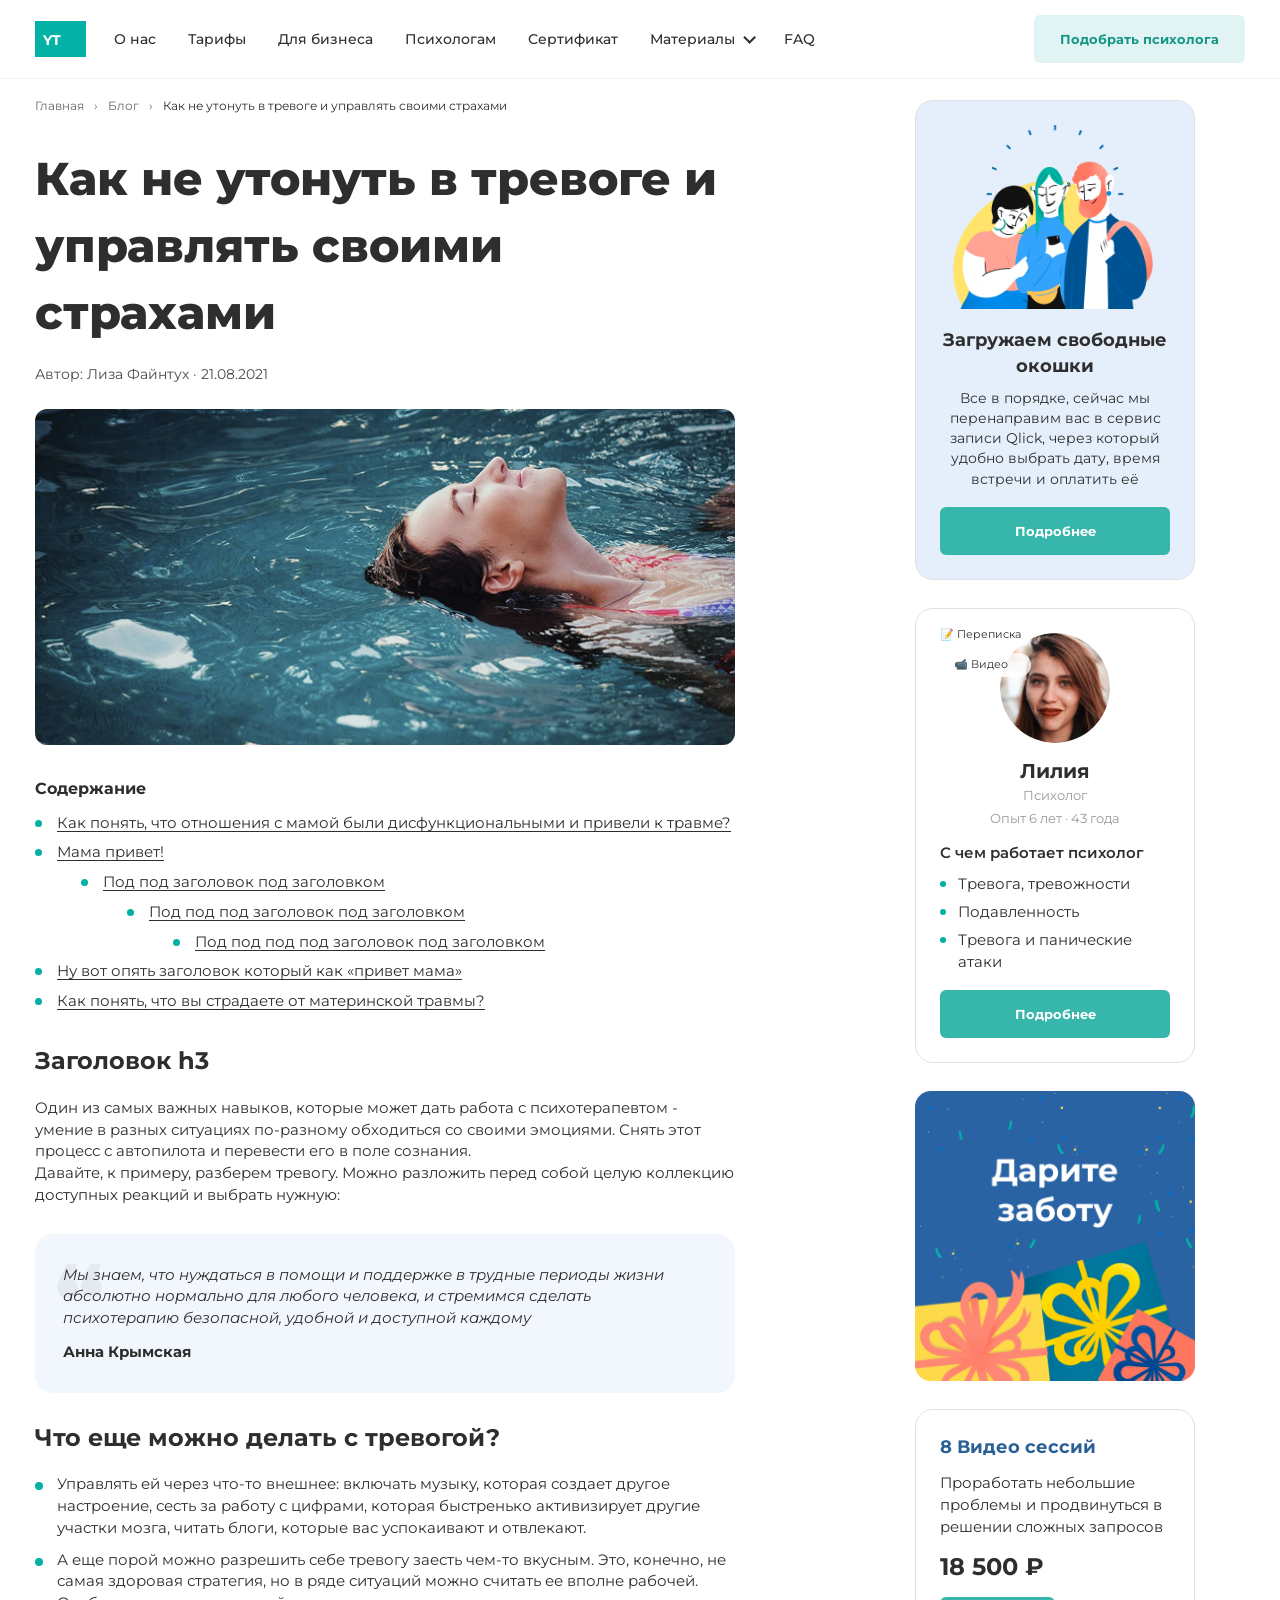
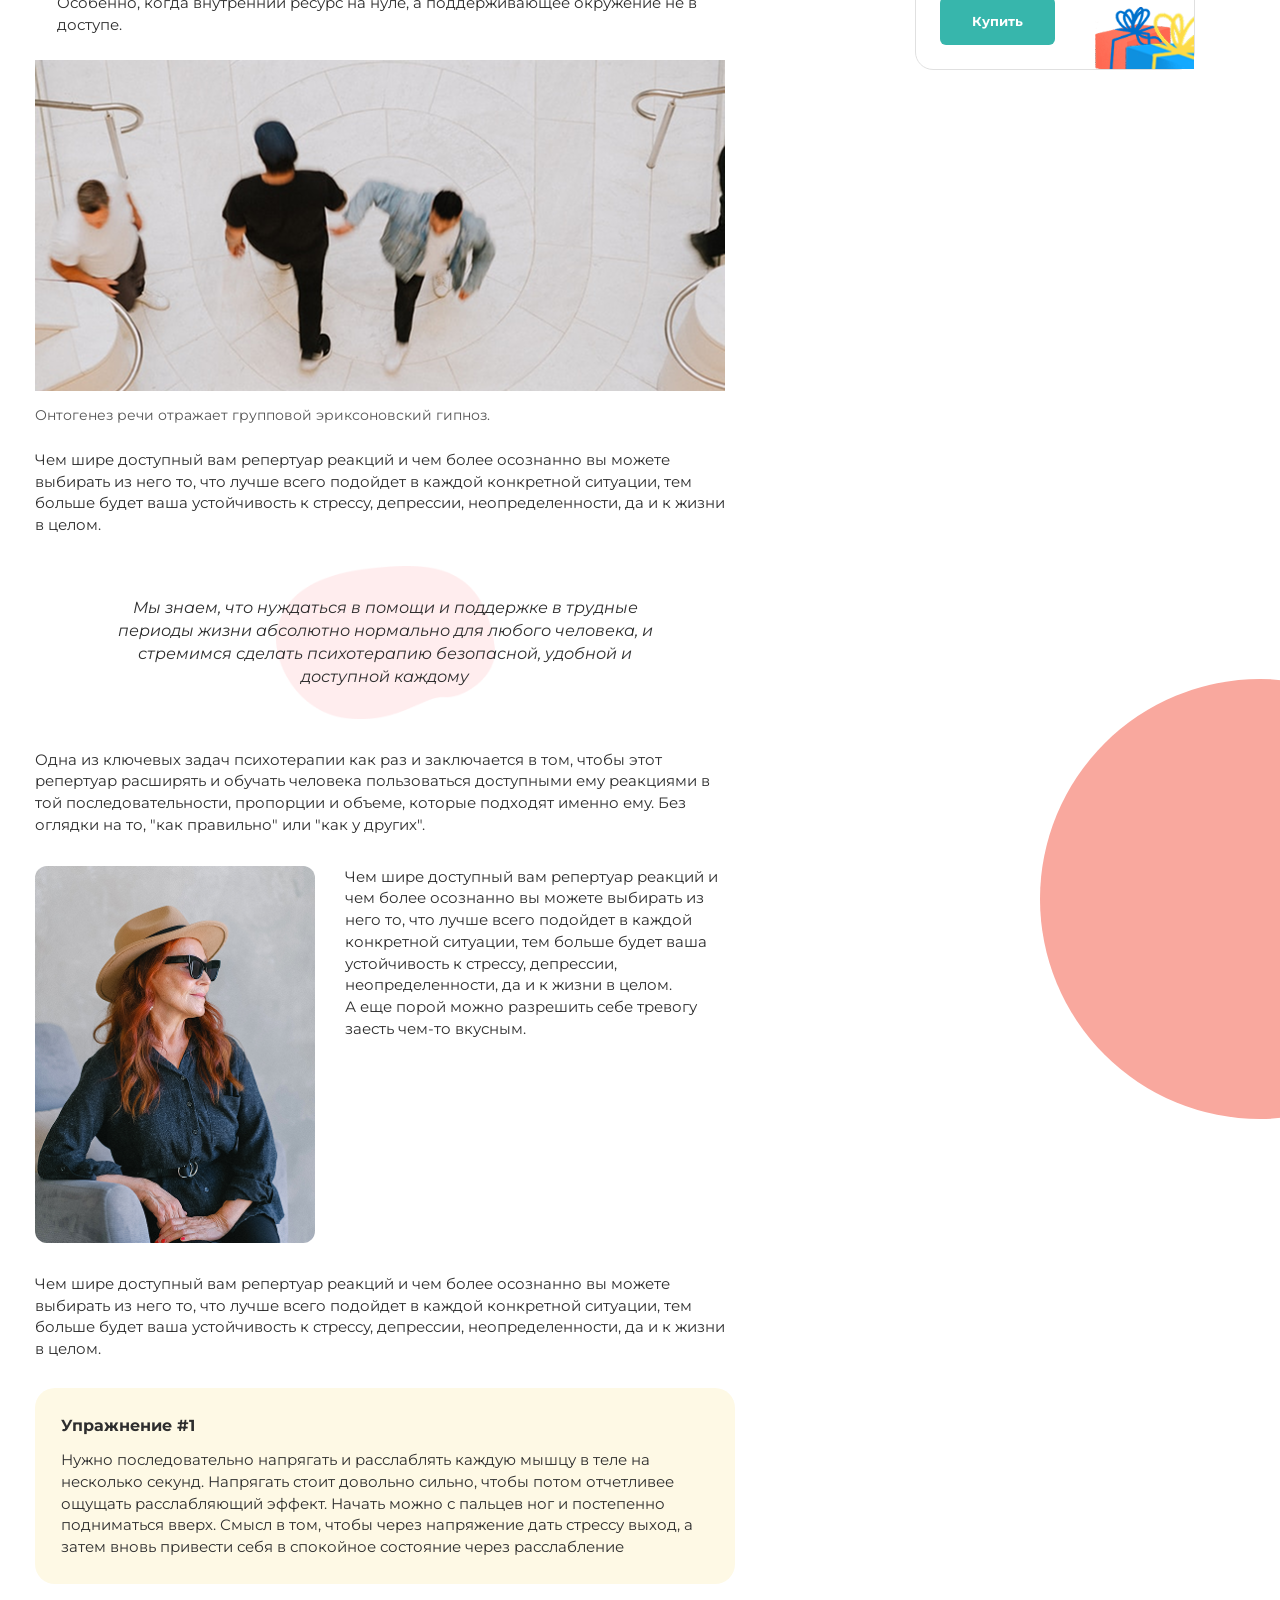
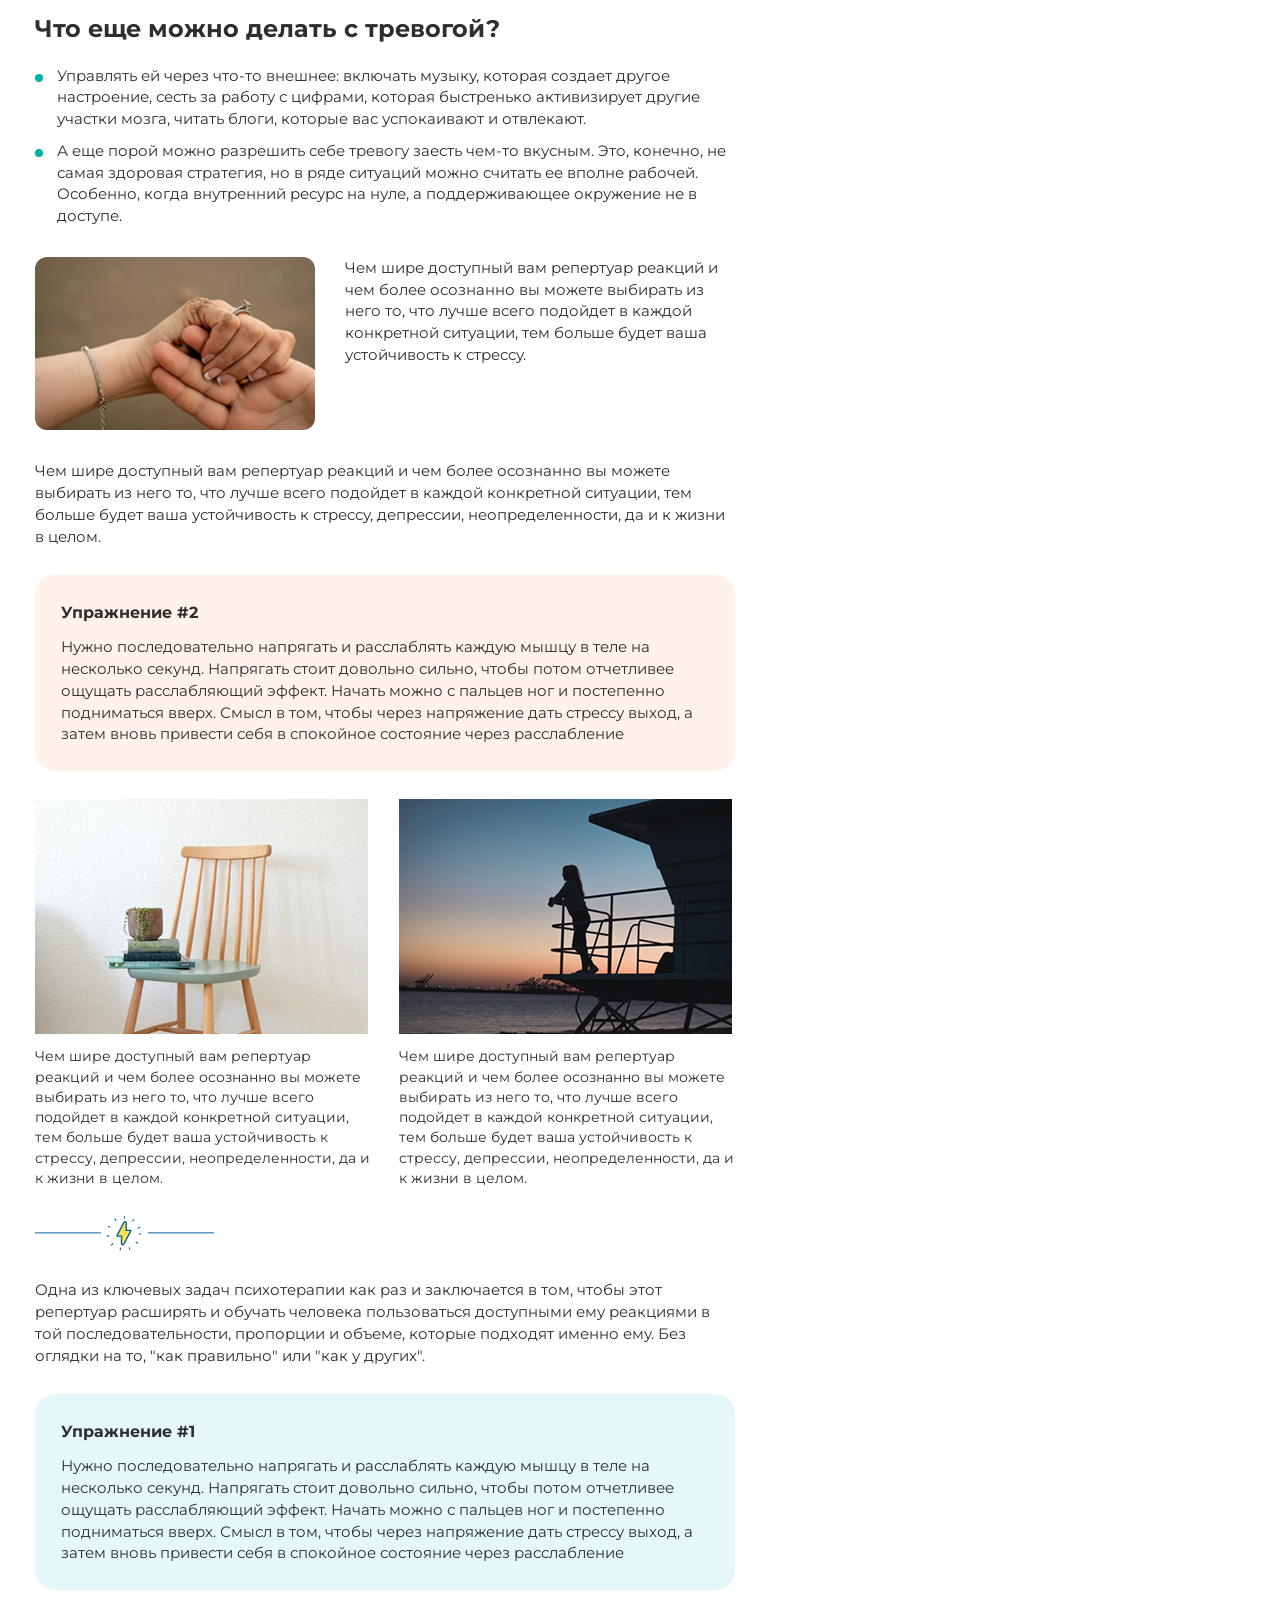
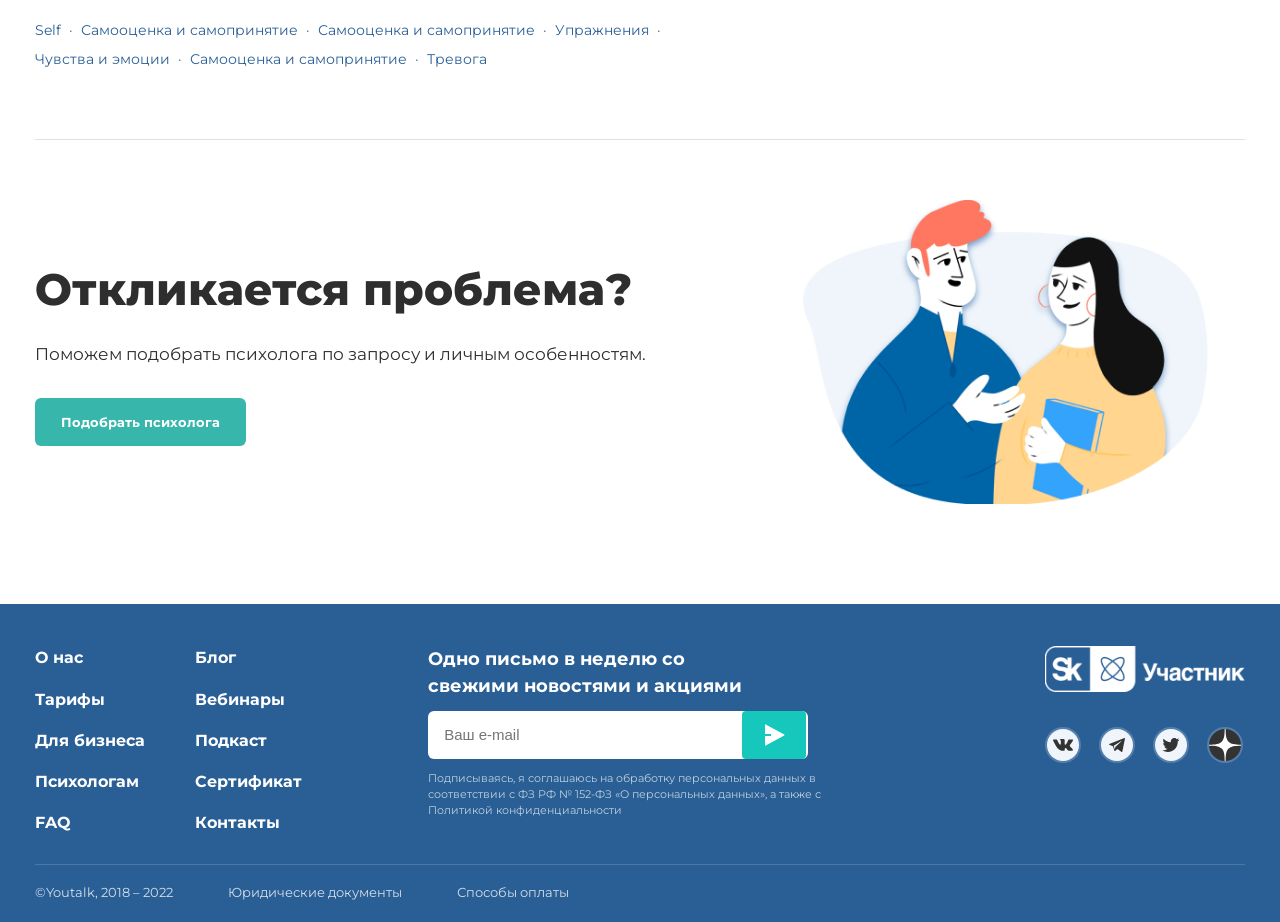
<file: article.html>
<!DOCTYPE html>
<html lang="ru">
<head>
  <meta charset="UTF-8">
  <meta name="viewport" content="width=device-width, initial-scale=1.0">
  <meta name="description" content="Разбираем тревогу и страхи вместе с психологами YouTalk">
  <title>YouTalk — Как справляться с тревогой</title>
  <link rel="stylesheet" href="css/style.css">
</head>
<body>

  <!-- ШАПКА (такая же как на главной) -->
  <div class="site-header">
    <div class="site-header__inner wrap">
      <a class="site-header__logo-link" href="index.html" aria-label="YouTalk — домой">
        <svg class="site-header__logo-svg" width="51" height="36" viewBox="0 0 51 36" fill="none" xmlns="http://www.w3.org/2000/svg">
          <rect width="51" height="36" fill="#03B2A5"/>
          <text x="8" y="24" fill="white" font-size="14" font-weight="bold">YT</text>
        </svg>
      </a>
      <div class="site-header__nav-wrap">
        <ul class="nav-main">
          <li><a href="#">О нас</a></li><li><a href="#">Тарифы</a></li>
          <li><a href="#">Для бизнеса</a></li><li><a href="#">Психологам</a></li>
          <li><a href="#">Сертификат</a></li>
          <li class="nav-main__item--arrow"><a href="#">Материалы</a></li>
          <li><a href="#">FAQ</a></li>
        </ul>
      </div>
      <button class="btn btn--light btn--pick" type="button">Подобрать психолога</button>
      <button class="burger-btn" type="button" aria-label="Меню" aria-expanded="false">
        <span class="burger-btn__line"></span><span class="burger-btn__line"></span><span class="burger-btn__line"></span>
      </button>
    </div>
  </div>

  <!-- СТАТЬЯ -->
  <div class="page-main article-layout-wrap">
    <div class="decor-circle decor-circle--right" aria-hidden="true"></div>
    <div class="wrap article-container">
      
      <div class="two-columns">
        
        <!-- Левая колонка — текст статьи -->
        <article class="article-content">
          
          <div class="breadcrumb-trail">
            <ul class="breadcrumb-trail__list">
              <li><a href="index.html">Главная</a></li>
              <li><a href="index.html">Блог</a></li>
              <li class="breadcrumb-trail__current">Как не утонуть в тревоге и управлять своими страхами</li>
            </ul>
          </div>

          <h1 class="article-heading">Как не утонуть в тревоге и управлять своими страхами</h1>
          <div class="article-meta">Автор: Лиза Файнтух · <time datetime="2021-08-21">21.08.2021</time></div>
          <img class="article-hero" src="images/article-main-water.png" alt="Вода и спокойствие">

          <!-- Оглавление -->
          <div class="table-of-contents">
            <div class="table-of-contents__title">Содержание</div>
            <ul class="toc-list">
              <li><a href="#">Как понять, что отношения с мамой были дисфункциональными и привели к травме?</a></li>
              <li>
                <a href="#">Мама привет!</a>
                <ul class="toc-sublist">
                  <li><a href="#">Под под заголовок под заголовком</a>
                    <ul class="toc-sublist">
                      <li><a href="#">Под под под заголовок под заголовком</a>
                        <ul class="toc-sublist"><li><a href="#">Под под под под заголовок под заголовком</a></li></ul>
                      </li>
                    </ul>
                  </li>
                </ul>
              </li>
              <li><a href="#">Ну вот опять заголовок который как «привет мама»</a></li>
              <li><a href="#">Как понять, что вы страдаете от материнской травмы?</a></li>
            </ul>
          </div>

          <!-- Блок 1 -->
          <section class="content-block">
            <h2 class="content-block__subtitle">Заголовок h3</h2>
            <p>Один из самых важных навыков, которые может дать работа с психотерапевтом - умение в разных ситуациях по-разному обходиться со своими эмоциями. Снять этот процесс с автопилота и перевести его в поле сознания.</p>
            <p>Давайте, к примеру, разберем тревогу. Можно разложить перед собой целую коллекцию доступных реакций и выбрать нужную:</p>

            <div class="quote-block">
              <p>Мы знаем, что нуждаться в помощи и поддержке в трудные периоды жизни абсолютно нормально для любого человека, и стремимся сделать психотерапию безопасной, удобной и доступной каждому</p>
              <cite>Анна Крымская</cite>
            </div>
          </section>

          <section class="content-block">
            <h2 class="content-block__subtitle">Что еще можно делать с тревогой?</h2>
            <ul class="custom-list">
              <li>Управлять ей через что-то внешнее: включать музыку, которая создает другое настроение, сесть за работу с цифрами, которая быстренько активизирует другие участки мозга, читать блоги, которые вас успокаивают и отвлекают.</li>
              <li>А еще порой можно разрешить себе тревогу заесть чем-то вкусным. Это, конечно, не самая здоровая стратегия, но в ряде ситуаций можно считать ее вполне рабочей. Особенно, когда внутренний ресурс на нуле, а поддерживающее окружение не в доступе.</li>
            </ul>
            <figure class="article-figure">
              <img src="images/article-hall.png" alt="Зал">
              <figcaption>Онтогенез речи отражает групповой эриксоновский гипноз.</figcaption>
            </figure>
            <p>Чем шире доступный вам репертуар реакций и чем более осознанно вы можете выбирать из него то, что лучше всего подойдет в каждой конкретной ситуации, тем больше будет ваша устойчивость к стрессу, депрессии, неопределенности, да и к жизни в целом.</p>
          </section>

          <div class="accent-block">
            <p class="accent-block__text">Мы знаем, что нуждаться в помощи и поддержке в трудные периоды жизни абсолютно нормально для любого человека, и стремимся сделать психотерапию безопасной, удобной и доступной каждому</p>
          </div>

          <p>Одна из ключевых задач психотерапии как раз и заключается в том, чтобы этот репертуар расширять и обучать человека пользоваться доступными ему реакциями в той последовательности, пропорции и объеме, которые подходят именно ему. Без оглядки на то, "как правильно" или "как у других".</p>

          <div class="media-row">
            <img class="media-row__img" src="images/article-woman.png" alt="Женщина">
            <div class="media-row__text">
              <p>Чем шире доступный вам репертуар реакций и чем более осознанно вы можете выбирать из него то, что лучше всего подойдет в каждой конкретной ситуации, тем больше будет ваша устойчивость к стрессу, депрессии, неопределенности, да и к жизни в целом.</p>
              <p>А еще порой можно разрешить себе тревогу заесть чем-то вкусным.</p>
            </div>
          </div>

          <p>Чем шире доступный вам репертуар реакций и чем более осознанно вы можете выбирать из него то, что лучше всего подойдет в каждой конкретной ситуации, тем больше будет ваша устойчивость к стрессу, депрессии, неопределенности, да и к жизни в целом.</p>

          <div class="exercise-card exercise-card--yellow">
            <div class="exercise-card__title">Упражнение #1</div>
            <p>Нужно последовательно напрягать и расслаблять каждую мышцу в теле на несколько секунд. Напрягать стоит довольно сильно, чтобы потом отчетливее ощущать расслабляющий эффект. Начать можно с пальцев ног и постепенно подниматься вверх. Смысл в том, чтобы через напряжение дать стрессу выход, а затем вновь привести себя в спокойное состояние через расслабление</p>
          </div>

          <section class="content-block">
            <h2 class="content-block__subtitle">Что еще можно делать с тревогой?</h2>
            <ul class="custom-list">
              <li>Управлять ей через что-то внешнее: включать музыку, которая создает другое настроение, сесть за работу с цифрами, которая быстренько активизирует другие участки мозга, читать блоги, которые вас успокаивают и отвлекают.</li>
              <li>А еще порой можно разрешить себе тревогу заесть чем-то вкусным. Это, конечно, не самая здоровая стратегия, но в ряде ситуаций можно считать ее вполне рабочей. Особенно, когда внутренний ресурс на нуле, а поддерживающее окружение не в доступе.</li>
            </ul>
          </section>

          <div class="media-row">
            <img class="media-row__img media-row__img--wide" src="images/article-hands.png" alt="Руки">
            <div class="media-row__text">
              <p>Чем шире доступный вам репертуар реакций и чем более осознанно вы можете выбирать из него то, что лучше всего подойдет в каждой конкретной ситуации, тем больше будет ваша устойчивость к стрессу.</p>
            </div>
          </div>

          <p>Чем шире доступный вам репертуар реакций и чем более осознанно вы можете выбирать из него то, что лучше всего подойдет в каждой конкретной ситуации, тем больше будет ваша устойчивость к стрессу, депрессии, неопределенности, да и к жизни в целом.</p>

          <div class="exercise-card exercise-card--orange">
            <div class="exercise-card__title">Упражнение #2</div>
            <p>Нужно последовательно напрягать и расслаблять каждую мышцу в теле на несколько секунд. Напрягать стоит довольно сильно, чтобы потом отчетливее ощущать расслабляющий эффект. Начать можно с пальцев ног и постепенно подниматься вверх. Смысл в том, чтобы через напряжение дать стрессу выход, а затем вновь привести себя в спокойное состояние через расслабление</p>
          </div>

          <div class="two-images-row">
            <figure class="two-images-row__item">
              <img src="images/article-chair.png" alt="Кресло">
              <figcaption>Чем шире доступный вам репертуар реакций и чем более осознанно вы можете выбирать из него то, что лучше всего подойдет в каждой конкретной ситуации, тем больше будет ваша устойчивость к стрессу, депрессии, неопределенности, да и к жизни в целом.</figcaption>
            </figure>
            <figure class="two-images-row__item">
              <img src="images/article-sunset.png" alt="Закат">
              <figcaption>Чем шире доступный вам репертуар реакций и чем более осознанно вы можете выбирать из него то, что лучше всего подойдет в каждой конкретной ситуации, тем больше будет ваша устойчивость к стрессу, депрессии, неопределенности, да и к жизни в целом.</figcaption>
            </figure>
          </div>

          <div class="divider-line">
            <img src="icons/decor-line.svg" alt="" aria-hidden="true">
          </div>

          <p>Одна из ключевых задач психотерапии как раз и заключается в том, чтобы этот репертуар расширять и обучать человека пользоваться доступными ему реакциями в той последовательности, пропорции и объеме, которые подходят именно ему. Без оглядки на то, "как правильно" или "как у других".</p>

          <div class="exercise-card exercise-card--green">
            <div class="exercise-card__title">Упражнение #1</div>
            <p>Нужно последовательно напрягать и расслаблять каждую мышцу в теле на несколько секунд. Напрягать стоит довольно сильно, чтобы потом отчетливее ощущать расслабляющий эффект. Начать можно с пальцев ног и постепенно подниматься вверх. Смысл в том, чтобы через напряжение дать стрессу выход, а затем вновь привести себя в спокойное состояние через расслабление</p>
          </div>

          <div class="topic-tags">
            <a href="#">Self</a> <a href="#">Самооценка и самопринятие</a> <a href="#">Самооценка и самопринятие</a>
            <a href="#">Упражнения</a> <a href="#">Чувства и эмоции</a> <a href="#">Самооценка и самопринятие</a> <a href="#">Тревога</a>
          </div>
        </article>

        <!-- Правая колонка — сайдбар -->
        <aside class="sidebar">
          <div class="widget widget--blue">
            <img class="widget__img" src="images/aside-people.png" alt="Люди">
            <div class="widget__title">Загружаем свободные окошки</div>
            <p class="widget__text">Все в порядке, сейчас мы перенаправим вас в сервис записи Qlick, через который удобно выбрать дату, время встречи и оплатить её</p>
            <button class="btn btn--primary widget__btn" type="button">Подробнее</button>
          </div>

          <div class="widget widget--psychologist">
            <div class="widget__badges">
              <span class="widget__badge">📝 Переписка</span>
              <span class="widget__badge">📹 Видео</span>
            </div>
            <img class="widget__avatar" src="images/psychologist.png" alt="Лилия">
            <div class="widget__name">Лилия</div>
            <div class="widget__role">Психолог</div>
            <div class="widget__exp">Опыт 6 лет · 43 года</div>
            <div class="widget__subtitle">С чем работает психолог</div>
            <ul class="widget__list">
              <li>Тревога, тревожности</li>
              <li>Подавленность</li>
              <li>Тревога и панические атаки</li>
            </ul>
            <button class="btn btn--primary widget__btn" type="button">Подробнее</button>
          </div>

          <div class="widget widget--gift">
            <img src="images/gift-care.png" alt="Подарок">
          </div>

          <div class="widget widget--sale">
            <div class="widget__sale-title">8 Видео сессий</div>
            <p>Проработать небольшие проблемы и продвинуться в решении сложных запросов</p>
            <div class="widget__price">18 500 ₽</div>
            <button class="btn btn--primary widget__btn widget__btn--buy" type="button">Купить</button>
            <img class="widget__gift widget__gift--red" src="images/gift-box-red.png" alt="" aria-hidden="true">
            <img class="widget__gift widget__gift--blue" src="images/gift-box-blue.png" alt="" aria-hidden="true">
          </div>
        </aside>
      </div>

      <!-- Блок "Откликается проблема?" -->
      <div class="problem-block">
        <div class="problem-block__content">
          <div class="problem-block__title">Откликается проблема?</div>
          <p class="problem-block__text">Поможем подобрать психолога по запросу и личным особенностям.</p>
          <button class="btn btn--primary" type="button">Подобрать психолога</button>
        </div>
        <img class="problem-block__img" src="images/problem-illustration.png" alt="Иллюстрация">
      </div>
    </div>
  </div>

  <!-- ПОДВАЛ (как на главной) -->
  <footer class="site-footer">
    <div class="site-footer__inner wrap">
      <div class="footer-top">
        <div class="footer-nav"><ul class="footer-nav__col"><li><a href="#">О нас</a></li><li><a href="#">Тарифы</a></li><li><a href="#">Для бизнеса</a></li><li><a href="#">Психологам</a></li><li><a href="#">FAQ</a></li></ul>
        <ul class="footer-nav__col"><li><a href="index.html">Блог</a></li><li><a href="#">Вебинары</a></li><li><a href="#">Подкаст</a></li><li><a href="#">Сертификат</a></li><li><a href="#">Контакты</a></li></ul></div>
        <div class="subscribe-box"><div class="subscribe-box__title">Одно письмо в неделю со свежими новостями и акциями</div>
        <form class="subscribe-box__form" action="#"><label class="visually-hidden" for="sub-email2">Email</label><input class="subscribe-box__input" id="sub-email2" type="email" placeholder="Ваш e-mail" required><button class="subscribe-box__submit" type="submit"><img src="icons/submit-arrow.svg" alt="" width="64" height="48"></button></form>
        <p class="subscribe-box__note">Подписываясь, я соглашаюсь на обработку персональных данных в соответствии с ФЗ РФ № 152-ФЗ «О персональных данных», а также с Политикой конфиденциальности</p></div>
        <div class="footer-socials"><img class="footer-socials__logo" src="icons/sk-participant.png" alt="SK" width="100" height="50"><ul class="social-links"><li><a class="social-links__item" href="#"><img src="icons/social-vk.svg" alt=""></a></li><li><a class="social-links__item" href="#"><img src="icons/social-telegram.svg" alt=""></a></li><li><a class="social-links__item" href="#"><img src="icons/social-twitter.svg" alt=""></a></li><li><a class="social-links__item" href="#"><img src="icons/social-dzen.svg" alt=""></a></li></ul></div>
      </div>
      <div class="footer-bottom"><span>©Youtalk, 2018 – 2022</span><a href="#">Юридические документы</a><a href="#">Способы оплаты</a></div>
    </div>
  </footer>

  <script>
    (function() {
      const burgerBtn = document.querySelector('.burger-btn');
      const navContainer = document.querySelector('.site-header__nav-wrap');
      if (burgerBtn && navContainer) {
        burgerBtn.addEventListener('click', function(e) {
          const isExpanded = burgerBtn.getAttribute('aria-expanded') === 'true';
          burgerBtn.setAttribute('aria-expanded', !isExpanded);
          burgerBtn.classList.toggle('burger-btn--open');
          navContainer.classList.toggle('site-header__nav-wrap--open');
        });
      }
    })();
  </script>
</body>
</html>
</file>
<file: css/style.css>
@import url('https://fonts.googleapis.com/css2?family=Montserrat:wght@400;500;600;700;800&display=swap');

:root {
  --main-text: #2e2e2e;
  --gray-text: #7a7a7a;
  --border-light: #e0e0e0;
  --teal: #02b1a3;
  --teal-dark: #159786;
  --teal-bg: #e1f3f3;
  --footer-bg: #2a5f96;
  --footer-dim: rgba(255,255,255,0.7);
  --card-shadow: 0 5px 20px rgba(0,0,0,0.05);
}

* {
  margin: 0;
  padding: 0;
  box-sizing: border-box;
}

body {
  background: #fff;
  color: var(--main-text);
  font-family: 'Montserrat', sans-serif;
  font-size: 15px;
  line-height: 1.45;
  overflow-x: hidden;
}

a {
  text-decoration: none;
  color: inherit;
}

img {
  max-width: 100%;
  display: block;
  height: auto;
}

button {
  background: none;
  border: none;
  cursor: pointer;
  font-family: inherit;
}

.wrap {
  width: min(calc(100% - 70px), 1220px);
  margin-left: auto;
  margin-right: auto;
}

.visually-hidden {
  position: absolute;
  width: 1px;
  height: 1px;
  padding: 0;
  margin: -1px;
  overflow: hidden;
  clip: rect(0,0,0,0);
  border: 0;
}

.btn {
  display: inline-flex;
  align-items: center;
  justify-content: center;
  min-height: 48px;
  padding: 12px 26px;
  border-radius: 6px;
  font-weight: 700;
  transition: all 0.2s;
}
.btn--light {
  background: var(--teal-bg);
  color: var(--teal-dark);
}
.btn--light:hover { background: #cde8e8; transform: translateY(-1px);}
.btn--primary {
  background: #37b6ac;
  color: white;
  min-width: 180px;
}
.btn--primary:hover { background: #1fa094; transform: translateY(-1px);}
.btn--pick { min-width: 210px; }
.btn--load { min-width: 140px; }

.site-header {
  position: sticky;
  top: 0;
  background: white;
  border-bottom: 1px solid #eef3fa;
  z-index: 100;
}
.site-header__inner {
  display: flex;
  align-items: center;
  min-height: 78px;
  gap: 28px;
}
.site-header__logo-svg { display: block; }
.site-header__nav-wrap { flex: 1; }
.nav-main {
  display: flex;
  gap: 32px;
  list-style: none;
}
.nav-main a {
  font-size: 14px;
  font-weight: 500;
}
.nav-main a:hover { color: var(--teal-dark);}
.nav-main__item--arrow a::after {
  content: '';
  display: inline-block;
  width: 7px;
  height: 7px;
  border-right: 2px solid currentColor;
  border-bottom: 2px solid currentColor;
  transform: rotate(45deg) translateY(-3px);
  margin-left: 8px;
}
.burger-btn {
  display: none;
  width: 44px;
  height: 44px;
  flex-direction: column;
  justify-content: center;
  align-items: center;
  gap: 5px;
}
.burger-btn__line {
  width: 24px;
  height: 2px;
  background: var(--teal);
  border-radius: 3px;
  transition: 0.2s;
}
.burger-btn--open .burger-btn__line:nth-child(1) { transform: rotate(45deg) translateY(7px);}
.burger-btn--open .burger-btn__line:nth-child(2) { opacity: 0;}
.burger-btn--open .burger-btn__line:nth-child(3) { transform: rotate(-45deg) translateY(-7px);}

.breadcrumb-trail { margin: 18px 0 32px 0;}
.breadcrumb-trail__list {
  display: flex;
  gap: 10px;
  list-style: none;
  font-size: 12px;
  color: rgba(0,0,0,0.6);
}
.breadcrumb-trail__list li:not(:last-child)::after {
  content: '›';
  margin-left: 10px;
}
.breadcrumb-trail__current { color: var(--main-text);}
.breadcrumb-trail a:hover { color: var(--teal-dark);}


.page-heading {
  font-size: 46px;
  font-weight: 800;
  margin-bottom: 34px;
}
.article-heading {
  font-size: 46px;
  font-weight: 800;
  margin: 0 0 18px;
  max-width: 700px;
}


.topic-filters {
  display: flex;
  flex-wrap: wrap;
  gap: 10px;
  margin-bottom: 28px;
}
.topic-filters__pill {
  border: 1px solid #c2c6ce;
  border-radius: 40px;
  padding: 6px 14px;
  font-size: 14px;
  font-weight: 600;
  background: white;
  transition: 0.2s;
  display: inline-flex;
  align-items: center;
  gap: 5px;
}
.topic-filters__pill img { width: 18px; height: 18px;}
.topic-filters__pill:hover,
.topic-filters__pill--active {
  border-color: var(--teal);
  background: #fafdfd;
}


.posts-grid {
  display: grid;
  grid-template-columns: repeat(6, 1fr);
  gap: 26px;
}
.post-card {
  grid-column: span 2;
  background: white;
  border: 1px solid var(--border-light);
  border-radius: 18px;
  overflow: hidden;
  transition: 0.2s;
}
.post-card:hover { transform: translateY(-4px); box-shadow: var(--card-shadow);}
.post-card--wide { grid-column: span 3; }
.post-card__link { display: flex; flex-direction: column; height: 100%;}
.post-card__img-holder { position: relative; height: 260px; overflow: hidden;}
.post-card:not(.post-card--wide) .post-card__img-holder { height: 210px;}
.post-card__img { width: 100%; height: 100%; object-fit: cover;}
.post-card__tags {
  position: absolute;
  top: 12px;
  left: 12px;
  display: flex;
  flex-direction: column;
  gap: 8px;
}
.badge-tag {
  background: rgba(255,255,255,0.75);
  backdrop-filter: blur(5px);
  padding: 5px 10px;
  border-radius: 30px;
  font-size: 12px;
  font-weight: 600;
  display: inline-flex;
  align-items: center;
  gap: 5px;
}
.post-card__info { padding: 18px; display: flex; flex-direction: column; flex: 1;}
.post-card__title { font-size: 18px; font-weight: 700; margin-bottom: 8px;}
.post-card__author { font-size: 12px; color: #4a4a4a; margin-bottom: 10px;}
.post-card__desc { font-size: 14px; margin-bottom: 14px;}
.post-card__date { margin-top: auto; font-size: 12px; color: var(--gray-text);}
.load-more { display: flex; justify-content: center; margin-top: 60px;}


.site-footer {
  background: var(--footer-bg);
  color: white;
  margin-top: 30px;
}
.site-footer__inner { padding: 42px 0 20px;}
.footer-top {
  display: grid;
  grid-template-columns: 1fr 1.4fr 0.8fr;
  gap: 40px;
}
.footer-nav { display: flex; gap: 50px;}
.footer-nav__col { list-style: none; display: flex; flex-direction: column; gap: 18px;}
.footer-nav__col a { font-weight: 700; font-size: 16px;}
.footer-nav__col a:hover { opacity: 0.8;}
.subscribe-box__title { font-size: 18px; font-weight: 700; margin-bottom: 12px; max-width: 340px;}
.subscribe-box__form { display: flex; max-width: 380px; margin-bottom: 12px;}
.subscribe-box__input {
  flex: 1;
  padding: 12px 16px;
  border: none;
  border-radius: 6px 0 0 6px;
  font-size: 15px;
}
.subscribe-box__submit {
  background: white;
  width: 68px;
  border-radius: 0 6px 6px 0;
  display: flex;
  align-items: center;
  justify-content: center;
}
.subscribe-box__note { font-size: 11px; opacity: 0.7; max-width: 460px;}
.footer-socials { justify-self: end; text-align: right;}
.footer-socials__logo { margin-bottom: 35px; width: 200px;}
.social-links { display: flex; gap: 18px; list-style: none;}
.social-links__item { width: 36px; height: 36px; background: rgba(255,255,255,0.2); border-radius: 50%; display: flex; align-items: center; justify-content: center;}
.social-links__item:hover { transform: translateY(-2px);}
.footer-bottom {
  display: flex;
  gap: 55px;
  margin-top: 30px;
  padding-top: 18px;
  border-top: 1px solid rgba(255,255,255,0.2);
  font-size: 13px;
  opacity: 0.8;
}


.article-layout-wrap { position: relative;}
.decor-circle {
  position: absolute;
  width: 440px;
  height: 440px;
  background: #f9a89e;
  border-radius: 50%;
  right: -200px;
  top: 2200px;
  z-index: -1;
}
.article-container { padding: 0 0 70px;}
.two-columns {
  display: flex;
  gap: 180px;
}
.article-content { flex: 1; max-width: 700px;}
.sidebar { width: 280px; position: sticky; top: 100px; align-self: start; display: flex; flex-direction: column; gap: 28px;}

.article-meta { margin-bottom: 24px; color: #4a4a4a; font-size: 14px;}
.article-hero { width: 100%; border-radius: 12px; margin-bottom: 32px;}

.table-of-contents { margin: 28px 0 32px;}
.table-of-contents__title { font-size: 16px; font-weight: 700; margin-bottom: 12px;}
.toc-list, .toc-sublist { list-style: none; margin-left: 24px;}
.toc-list { margin-left: 0;}
.toc-list li, .toc-sublist li { margin: 8px 0; position: relative; padding-left: 22px;}
.toc-list li::before, .toc-sublist li::before {
  content: '';
  position: absolute;
  left: 0;
  top: 8px;
  width: 7px;
  height: 7px;
  background: var(--teal);
  border-radius: 50%;
}
.toc-list a, .toc-sublist a { text-decoration: underline; text-underline-offset: 3px;}
.content-block { margin-bottom: 28px;}
.content-block__subtitle { font-size: 24px; font-weight: 700; margin-bottom: 18px;}
.custom-list { list-style: none; margin-bottom: 24px;}
.custom-list li { margin-bottom: 10px; padding-left: 22px; position: relative;}
.custom-list li::before {
  content: '';
  position: absolute;
  left: 0;
  top: 9px;
  width: 8px;
  height: 8px;
  background: var(--teal);
  border-radius: 50%;
}
.quote-block {
  background: #f2f6fd;
  padding: 30px 28px;
  border-radius: 18px;
  margin: 28px 0;
  position: relative;
}
.quote-block::before {
  content: '“';
  font-size: 90px;
  color: #e4e9f2;
  position: absolute;
  left: 20px;
  top: 0;
  font-weight: 800;
}
.quote-block p { font-style: italic; margin-bottom: 12px; position: relative; z-index: 1;}
.quote-block cite { font-weight: 700; font-style: normal;}
.article-figure { margin: 24px 0;}
.article-figure figcaption { margin-top: 14px; font-size: 14px; color: #555;}
.accent-block {
  background: url('../images/decor-soft-blue.png') center/contain no-repeat;
  padding: 30px 80px;
  text-align: center;
  margin: 30px 0;
}
.accent-block__text { font-style: italic; font-size: 16px;}
.media-row { display: flex; gap: 30px; align-items: start; margin: 30px 0;}
.media-row__img { width: 280px; border-radius: 12px;}
.media-row__img--wide { height: auto; width: 280px;}
.exercise-card { padding: 26px; border-radius: 20px; margin: 28px 0;}
.exercise-card--yellow { background: #fef9e5;}
.exercise-card--orange { background: #fef2ea;}
.exercise-card--green { background: rgba(2,177,163,0.1);}
.exercise-card__title { font-weight: 700; margin-bottom: 12px; font-size: 16px;}
.two-images-row { display: flex; gap: 28px; margin: 28px 0;}
.two-images-row__item { flex: 1;}
.two-images-row__item figcaption { margin-top: 12px; font-size: 14px;}
.divider-line { text-align: center; margin: 28px 0;}
.topic-tags { display: flex; flex-wrap: wrap; gap: 8px; margin-top: 30px;}
.topic-tags a { color: var(--footer-bg); font-size: 14px;}
.topic-tags a:not(:last-child)::after { content: '·'; margin-left: 8px;}

/* виджеты */
.widget {
  border: 1px solid var(--border-light);
  border-radius: 18px;
  padding: 24px;
  background: white;
  position: relative;
}
.widget--blue { background: #e5effc; text-align: center;}
.widget__img { margin: 0 auto 18px;}
.widget__title { font-size: 18px; font-weight: 700; margin-bottom: 8px;}
.widget__text { font-size: 14px; margin-bottom: 18px;}
.widget__btn { width: 100%;}
.widget--psychologist { text-align: center;}
.widget__badges { position: absolute; top: 14px; left: 14px; display: flex; flex-direction: column; gap: 6px;}
.widget__badge { background: rgba(255,255,255,0.8); padding: 4px 10px; border-radius: 20px; font-size: 11px;}
.widget__avatar { width: 110px; height: 110px; border-radius: 50%; margin: 0 auto 14px;}
.widget__name { font-size: 20px; font-weight: 700;}
.widget__role, .widget__exp { font-size: 13px; color: #999; margin-bottom: 4px;}
.widget__subtitle { font-weight: 600; margin: 14px 0 10px; text-align: left;}
.widget__list { list-style: none; text-align: left; margin-bottom: 18px;}
.widget__list li { padding-left: 18px; position: relative; margin-bottom: 6px;}
.widget__list li::before { content: ''; position: absolute; left: 0; top: 8px; width: 6px; height: 6px; background: var(--teal); border-radius: 50%;}
.widget--gift { padding: 0; border: none;}
.widget--sale { background: #fff; text-align: left;}
.widget__sale-title { font-size: 18px; color: var(--footer-bg); font-weight: 700; margin-bottom: 12px;}
.widget__price { font-size: 24px; font-weight: 700; margin: 12px 0;}
.widget__btn--buy { width: 50%; min-width: 110px;}
.widget__gift { position: absolute; bottom: 0; right: 0; pointer-events: none;}
.widget__gift--red { right: 20px; width: 85px;}
.widget__gift--blue { width: 85px;}

.problem-block {
  display: flex;
  align-items: center;
  justify-content: space-between;
  margin-top: 70px;
  padding-top: 60px;
  border-top: 1px solid var(--border-light);
  gap: 100px;
}
.problem-block__title { font-size: 44px; font-weight: 800; margin-bottom: 20px;}
.problem-block__text { font-size: 17px; margin-bottom: 32px;}
.problem-block__img { width: 480px;}


@media (max-width: 1180px) {
  .wrap { width: calc(100% - 60px);}
  .two-columns { gap: 60px;}
  .article-content { max-width: 60%;}
}
@media (max-width: 980px) {
  .site-header__nav-wrap {
    position: absolute;
    top: 78px;
    left: 0;
    right: 0;
    background: white;
    display: none;
    padding: 20px;
    box-shadow: 0 12px 28px rgba(0,0,0,0.08);
  }
  .site-header__nav-wrap--open { display: block;}
  .nav-main { flex-direction: column; gap: 14px;}
  .burger-btn { display: flex;}
  .btn--pick { margin-left: auto;}
  .posts-grid { grid-template-columns: repeat(2,1fr);}
  .post-card, .post-card--wide { grid-column: span 1;}
  .footer-top { grid-template-columns: 1fr 1fr;}
  .subscribe-box { grid-column: 1/-1; grid-row: 2;}
  .two-columns { flex-direction: column;}
  .article-content { max-width: 100%;}
  .sidebar { width: 100%; position: static; flex-direction: row; flex-wrap: wrap;}
  .widget { flex: 1;}
  .problem-block { display: none;}
  .decor-circle { display: none;}
}
@media (max-width: 720px) {
  .btn--pick { display: none;}
  .page-heading, .article-heading { font-size: 38px;}
  .posts-grid { grid-template-columns: 1fr;}
  .footer-top, .footer-nav { grid-template-columns: 1fr;}
  .media-row, .two-images-row { flex-direction: column;}
  .media-row__img, .media-row__img--wide { width: 100%;}
  .accent-block { padding: 24px;}
  .widget { flex: auto;}
}
@media (max-width: 540px) {
  .wrap { width: calc(100% - 32px);}
  .topic-filters { flex-wrap: nowrap; overflow-x: auto; padding-bottom: 10px;}
  .topic-filters__pill { white-space: nowrap;}
  .post-card__img-holder, .post-card:not(.post-card--wide) .post-card__img-holder { height: 200px;}
  .subscribe-box__submit { display: none;}
  .subscribe-box__input { border-radius: 6px;}
}
</file>
